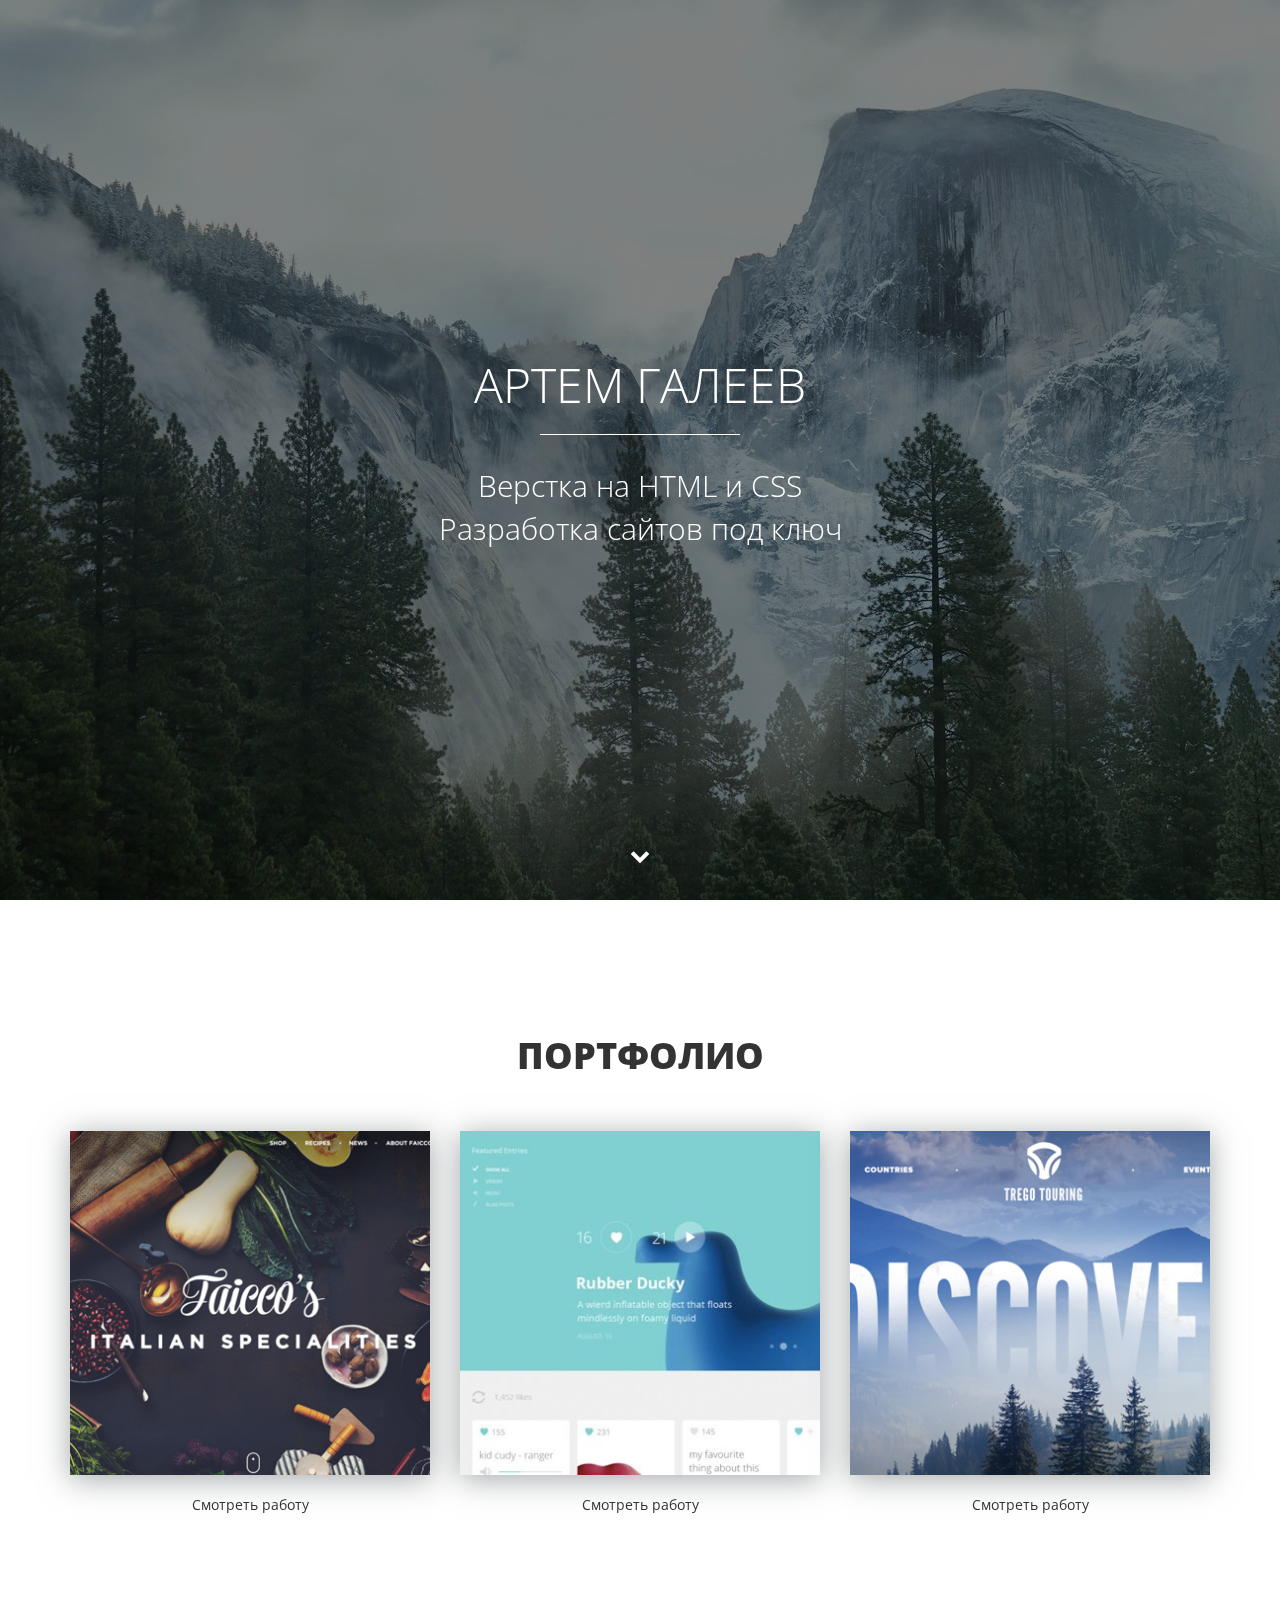
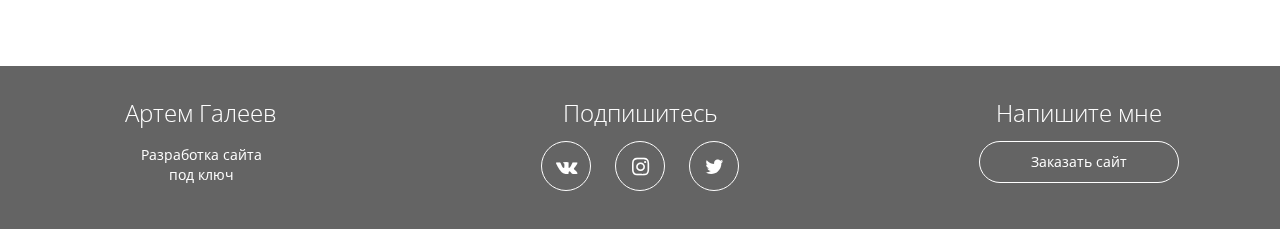
<file: index.html>
<!DOCTYPE html>
<html lang="ru">
  <head>
    <meta charset="utf-8">
    <meta http-equiv="X-UA-Compatible" content="IE=edge">
    <meta name="viewport" content="width=device-width, initial-scale=1">
    <meta property="og:url" content="">
    <meta property="og:type" content="website">
    <meta property="og:title" content="Артем Галеев - верстка сайтов на HTML и CSS">
    <meta property="og:image" content="">
    <meta property="og:description" content="Закажите разработку сайта без посредников от 5 990 рублей">
    <meta property="og:site_name" content="Портфолио верстальщика">
    <meta property="article:author" content="Артем Галеев">
    <title>Артем Галеев - Портфолио</title>
    <link href="https://fonts.googleapis.com/css?family=Open+Sans:400,700&amp;subset=cyrillic" rel="stylesheet">
    <link href="css/bootstrap.min.css" rel="stylesheet">
    <link rel="stylesheet" href="css/fontello.css">
    <link rel="stylesheet" href="css/fontello-embedded.css">
    <link href="css/style.css" rel="stylesheet">
    <link rel="shortcut icon" type="image/x-icon" href="favicon.ico">
    <!--[if lt IE 9]>
      <script src="https://oss.maxcdn.com/html5shiv/3.7.3/html5shiv.min.js"></script>
      <script src="https://oss.maxcdn.com/respond/1.4.2/respond.min.js"></script>
    <![endif]-->
  </head>
  <body>



     <div class="main parallax-window" data-parallax="scroll" data-image-src="img/main_bg.jpg">
      <div class="main-overlay"></div>
       <div class="wrapper">
         <div class="main-header">
         <h1>Артем Галеев</h1>
         <div class="main-line"></div>
         <p>Верстка на HTML и CSS <br> Разработка сайтов под ключ</p>
         </div>
       </div>
       <a href="#portfolio" class="main-down slowly"><i class="icon-down"></i></a>
     </div>



     <div class="portfolio" id="portfolio">
        <div class="container">
          <h2 class="section-header">Портфолио</h2>
          <div class="row">
            <div class="col-md-4">
              <div class="portfolio-block">
              <img src="img/portfolio/1.jpg" alt="Работа №1">
              <a data-toggle="modal" data-work='work-1' href="#work">Смотреть работу</a>
              </div>
            </div>
            <div class="col-md-4">
              <div class="portfolio-block">
              <img src="img/portfolio/2.jpg" alt="Работа №2">
              <a data-toggle="modal" data-work='work-2' href="#work">Смотреть работу</a>
              </div>
            </div>
            <div class="col-md-4">
              <div class="portfolio-block">
              <img src="img/portfolio/3.jpg" alt="Работа №3">
              <a data-toggle="modal" data-work='work-3' href="#work">Смотреть работу</a>
              </div>
            </div>
          </div>
        </div>
      </div> 



     <div class="footer">
       <div class="container">
           <div class="row">
             <div class="col-lg-3">
               <strong>Артем Галеев</strong>
               <p>Разработка сайта <br> под ключ</p>
             </div>
             <div class="col-lg-6">
               <strong>Подпишитесь</strong>
               <div class="social-links">
                <a href="#"<i class="icon-vk"></i></a>
                <a href="#"<i class="icon-instagram"></i></a>
                <a href="#"<i class="icon-twitter"></i></a>
               </div>
             </div>
             <div class="col-lg-3">
              <strong>Напишите мне</strong>
              <a href="https://vk.me/id94537712" class="offer-btn">Заказать сайт</a>
             </div>
           </div>
         </div>
     </div>



      <div class="modal fade" id="work" role="dialog">
        <div class="modal-dialog" role="document">
          <div class="modal-content">
            <div class="modal-header">
              <button type="button" class="close" data-dismiss="modal" aria-label="Close"><span aria-hidden="true">&times;</span></button>
              <h4 class="modal-title">Описание проекта</h4>
            </div>
            <div class="modal-body">
            </div>
          </div>
        </div>
      </div>

<!-- jQuery (necessary for Bootstrap's JavaScript plugins) -->
    <script src="https://ajax.googleapis.com/ajax/libs/jquery/1.12.4/jquery.min.js"></script>
    <script src="js/bootstrap.min.js"></script>
    <script src="js/parallax.min.js"></script>
    <script>
      $(function() {
        var link = $('a[data-toggle="modal"]');
        link.on('click', function(event) {
          var work = $(this).attr('data-work');
          var modal = $('.modal');
          modal.find('.modal-body').load(work+'.html');
        });
      });
   </script>



   <script type="text/JavaScript">
   $(document).ready(function () {

      //навигация - плавный скроллинг к якорю
     $(".slowly").on("click", function(event){
      //отменяем стандартную обработку нажатия по ссылке
      event.preventDefault();
      //забираем индефикатор блока с атрибута href
      var id = $(this).attr('href'),
      //узнаем высоту от начала страницы до блока на которы ссылается якорь
      top = $(id).offset().top;
      //анимируем переход на расстояние - top за 1500мс
      $('body,html').animate({scrollTop: top}, 1500);
     });

   });
   </script>

  </body>
</html>
</file>
<file: css/fontello.css>
@font-face {
  font-family: 'fontello';
  src: url('../font/fontello.eot?21577532');
  src: url('../font/fontello.eot?21577532#iefix') format('embedded-opentype'),
       url('../font/fontello.woff2?21577532') format('woff2'),
       url('../font/fontello.woff?21577532') format('woff'),
       url('../font/fontello.ttf?21577532') format('truetype'),
       url('../font/fontello.svg?21577532#fontello') format('svg');
  font-weight: normal;
  font-style: normal;
}
/* Chrome hack: SVG is rendered more smooth in Windozze. 100% magic, uncomment if you need it. */
/* Note, that will break hinting! In other OS-es font will be not as sharp as it could be */
/*
@media screen and (-webkit-min-device-pixel-ratio:0) {
  @font-face {
    font-family: 'fontello';
    src: url('../font/fontello.svg?21577532#fontello') format('svg');
  }
}
*/
 
 [class^="icon-"]:before, [class*=" icon-"]:before {
  font-family: "fontello";
  font-style: normal;
  font-weight: normal;
  speak: none;
 
  display: inline-block;
  text-decoration: inherit;
  width: 1em;
  margin-right: .2em;
  text-align: center;
  /* opacity: .8; */
 
  /* For safety - reset parent styles, that can break glyph codes*/
  font-variant: normal;
  text-transform: none;
 
  /* fix buttons height, for twitter bootstrap */
  line-height: 1em;
 
  /* Animation center compensation - margins should be symmetric */
  /* remove if not needed */
  margin-left: .2em;
 
  /* you can be more comfortable with increased icons size */
  /* font-size: 120%; */
 
  /* Font smoothing. That was taken from TWBS */
  -webkit-font-smoothing: antialiased;
  -moz-osx-font-smoothing: grayscale;
 
  /* Uncomment for 3D effect */
  /* text-shadow: 1px 1px 1px rgba(127, 127, 127, 0.3); */
}
 
.icon-down:before { content: '\e800'; } /* '' */
.icon-twitter:before { content: '\f099'; } /* '' */
.icon-instagram:before { content: '\f16d'; } /* '' */
.icon-vk:before { content: '\f189'; } /* '' */
</file>
<file: css/fontello-embedded.css>
@font-face {
  font-family: 'fontello';
  src: url('../font/fontello.eot?55302024');
  src: url('../font/fontello.eot?55302024#iefix') format('embedded-opentype'),
       url('../font/fontello.svg?55302024#fontello') format('svg');
  font-weight: normal;
  font-style: normal;
}
@font-face {
  font-family: 'fontello';
  src: url('[data-uri]') format('woff'),
       url('[data-uri]') format('truetype');
}
/* Chrome hack: SVG is rendered more smooth in Windozze. 100% magic, uncomment if you need it. */
/* Note, that will break hinting! In other OS-es font will be not as sharp as it could be */
/*
@media screen and (-webkit-min-device-pixel-ratio:0) {
  @font-face {
    font-family: 'fontello';
    src: url('../font/fontello.svg?55302024#fontello') format('svg');
  }
}
*/
 
 [class^="icon-"]:before, [class*=" icon-"]:before {
  font-family: "fontello";
  font-style: normal;
  font-weight: normal;
  speak: none;
 
  display: inline-block;
  text-decoration: inherit;
  width: 1em;
  margin-right: .2em;
  text-align: center;
  /* opacity: .8; */
 
  /* For safety - reset parent styles, that can break glyph codes*/
  font-variant: normal;
  text-transform: none;
     
  /* fix buttons height, for twitter bootstrap */
  line-height: 1em;
 
  /* Animation center compensation - margins should be symmetric */
  /* remove if not needed */
  margin-left: .2em;
 
  /* you can be more comfortable with increased icons size */
  /* font-size: 120%; */
 
  /* Uncomment for 3D effect */
  /* text-shadow: 1px 1px 1px rgba(127, 127, 127, 0.3); */
}
.icon-down:before { content: '\e800'; } /* '' */
.icon-twitter:before { content: '\f099'; } /* '' */
.icon-instagram:before { content: '\f16d'; } /* '' */
.icon-vk:before { content: '\f189'; } /* '' */
</file>
<file: css/style.css>
body {
	font-family: 'Open Sans', sans-serif;
}
html {
	font-size: 10px;
}
a:active, a:visited, a:focus {
	outline: none;
	text-decoration: none;
}
.wrapper {
	display: table-cell;
	vertical-align: middle;
}
.main {
	position: relative;
	display: table;
	width: 100%;
	text-align: center;
	background: #000 url(../img/main_bg.jpg) center center no-repeat;
	color: #fff;
	height: 100vh;

}
.main-overlay {
	position: absolute;
	z-index: 1;
	width: 100%;
	height: 100%;
	background-color: rgba(0,0,0,0.5);
}
.main h1 {
	margin-bottom: 1.4rem;
	font-weight: 300;
	text-transform: uppercase;
	font-size: 4.8rem;
}
.main p {
	font-size: 3rem;
	font-weight: 300;
}
.main-header {
	position: relative;
	z-index: 2
}
.main-line {
	width: 200px;
	height: 1px;
	background-color: #fff;
	margin: 0 auto;
}
.main-down {
	position: absolute;
	bottom: 2rem;
	color: #fff;
	z-index: 4;
	display: inline-block;
	font-size: 2rem;
	width: 50px;
	height: 50px;
	border-radius:50%;
	line-height: 50px;
	border: 1px solid transparent;
	left: 50%;
	margin-left: -25px;
	transition: 0.2s;

}
.main-down:hover {
    color: #fff;
    border-color:#fff;
}


.portfolio {
	padding: 10rem 0px;
	text-align: center;
}
.section-header {
	text-align: center;
	text-transform: uppercase;
	font-weight: 800;
	font-size:3.6rem;
	margin-bottom: 5rem;
}
.portfolio img {
	width: 100%;
	max-height: 360px;
	box-shadow: 0px 4px 29px 0px rgba(87, 92, 97, 0.54);
}
.portfolio a {
	display:block;
	margin: 2rem auto 5rem;
	color: #333;
	width: 17rem;
	border-bottom: 1px solid transparent;

}
.portfolio a:hover {
	text-decoration: none;
	border-bottom: 1px dotted #333;
}


.footer {
	background-color: #646464;
	color: #fff;
	text-align: center;
	padding: 3rem 0;
}
.footer strong {
	font-weight: 300;
	font-size: 2.4rem;
}
.social-links {
	margin-top: 1rem;

}
.social-links a {
	width: 5rem;
	height: 5rem;
	line-height: 5rem;
	display: inline-block;
	color: #fff;
	border: 1px solid #fff;
	border-radius: 50%;
	margin-left: 1rem;
	margin-right: 1rem;
	font-size: 2rem;
	transition:0.2s;
}
.social-links a:hover {
	text-decoration: none;
	background-color: #fff;
	color: #646464;
}
.offer-btn {
	display: block;
	width: 80%;
	max-width: 200px;
	margin: 1rem auto;
	border:1px solid #fff;
	padding-top: 1rem;
	padding-bottom: 1rem;
	color: #fff;
	border-radius:100px; 
	transition:0.2s;
}
.offer-btn:hover{
	text-decoration: none;
	background-color: #fff;
	color: #646464;
}
.modal img {
	width: 100%;
}
.close {
	background-color: transparent;
	border:none;
	font-size: 2.5rem;
	position: absolute;
	right: 2rem;
	top: 1rem;
}
.modal-title {
	font-weight: 800;
	font-size: 2rem;
}
.modal-btn {
	display: inline-block;
	color:#333;
	border: 1px solid #333;
	padding: 10px 20px;
	border-radius: 5px;
}
.modal-btn:hover {
	text-decoration: none;
	background-color: #333;
	color: #fff;
}
@media (min-width: 0px) and (max-width: 480px) {
	html{
		font-size: 7px;
	}
	

.footer strong {
	margin-top: 3rem 0 2rem;
	display: inline-block;
}
}
</file>
